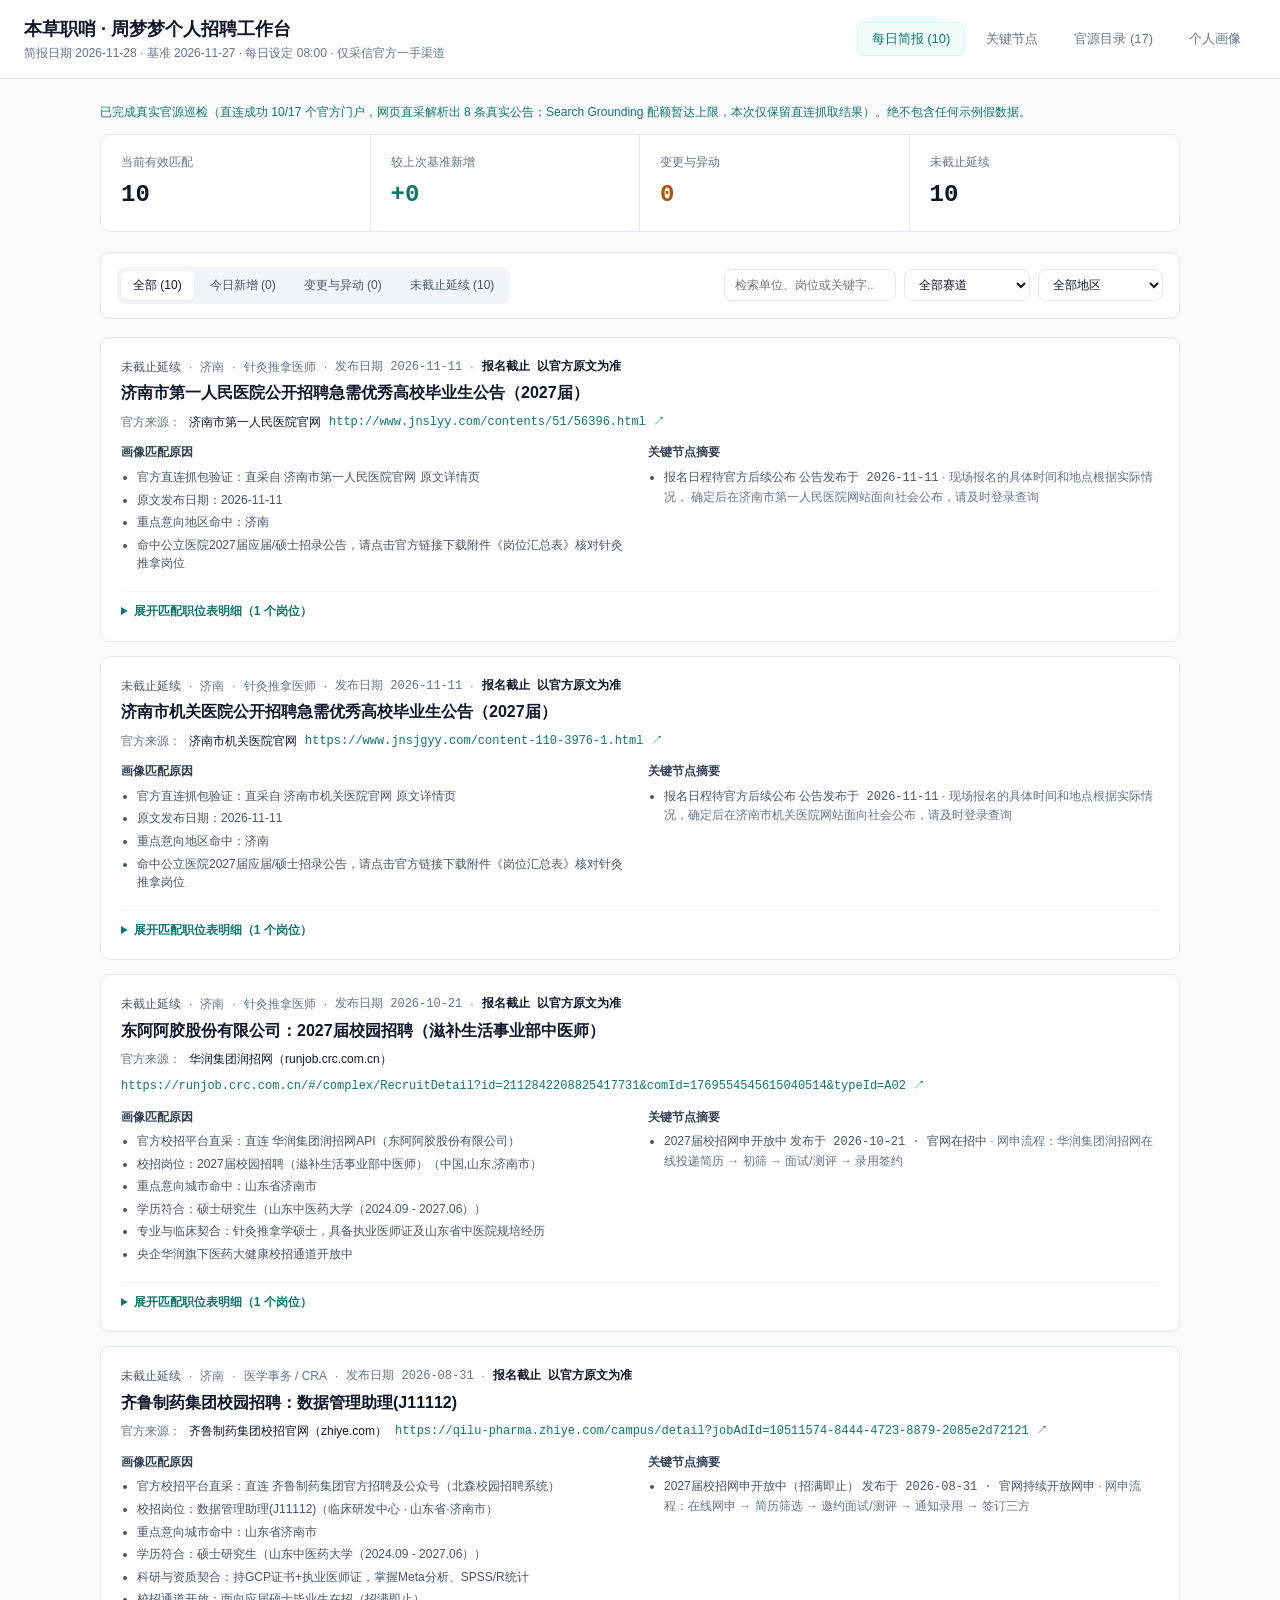
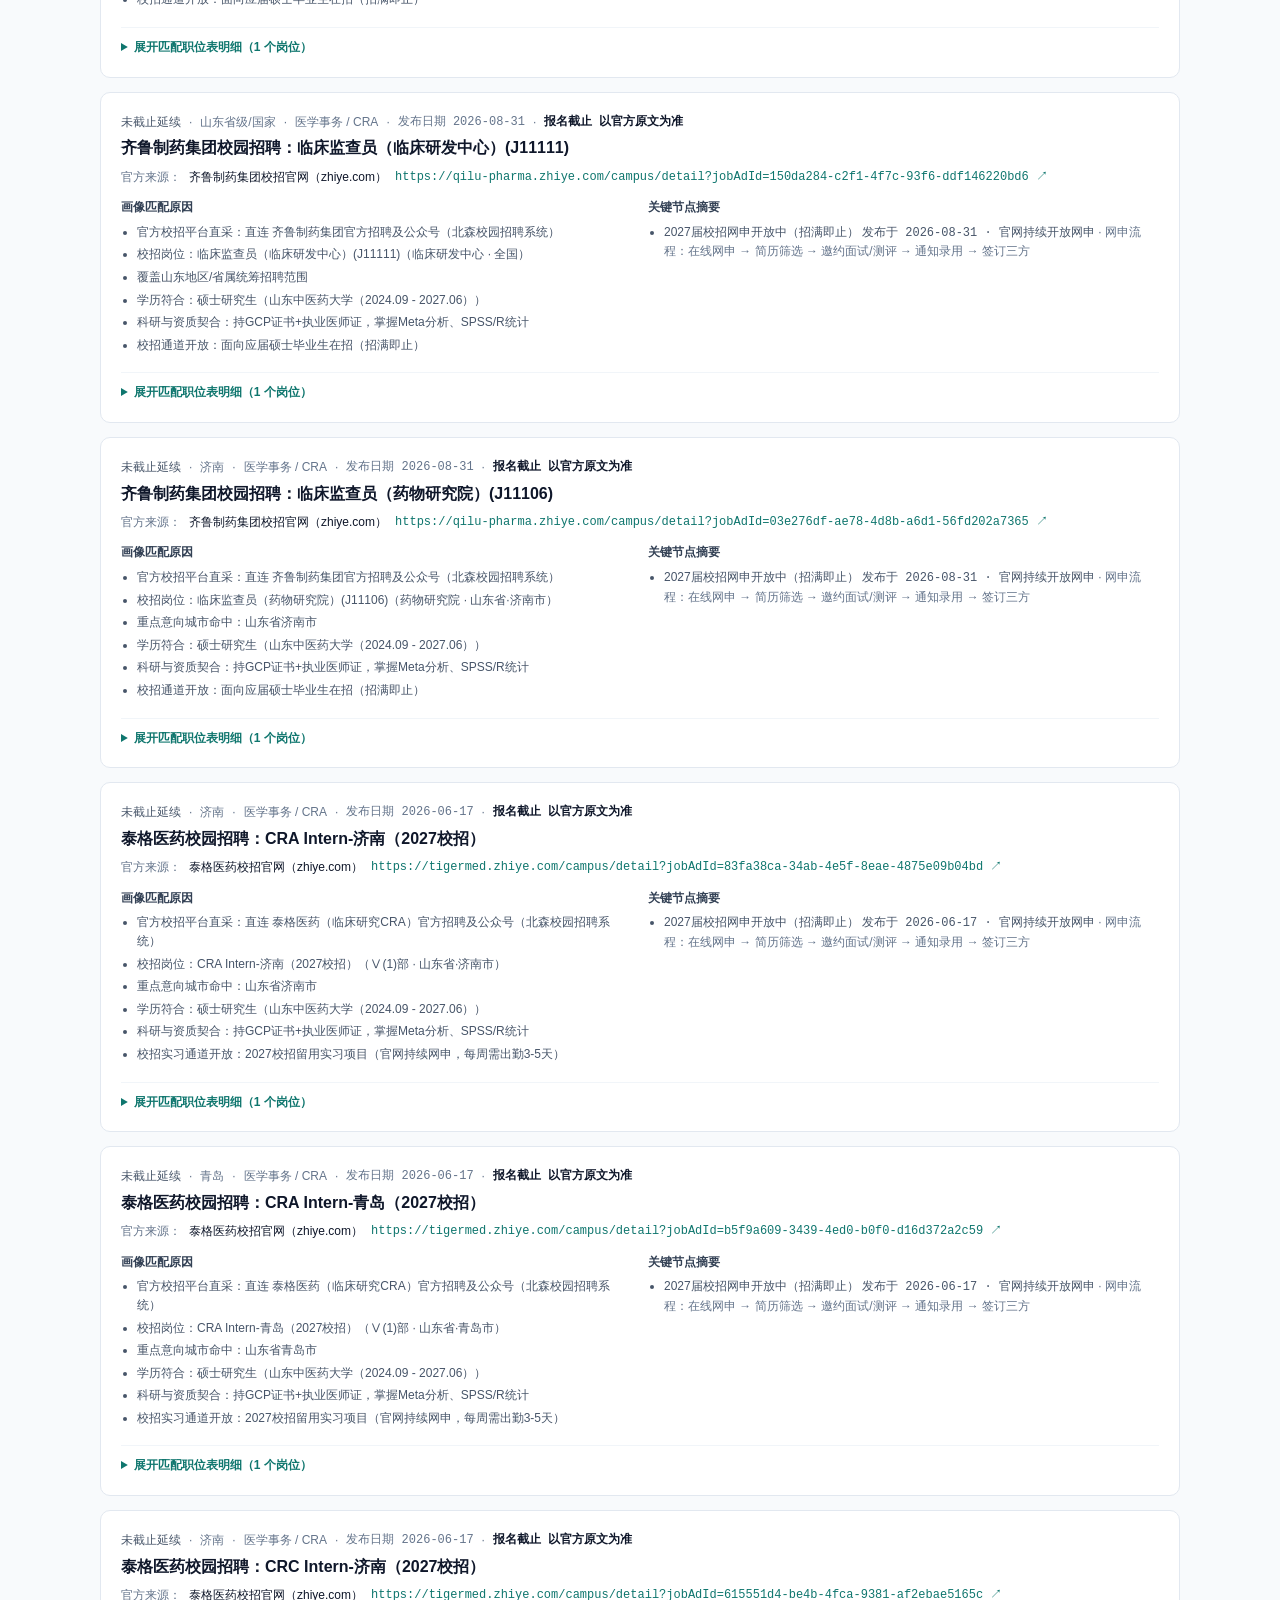
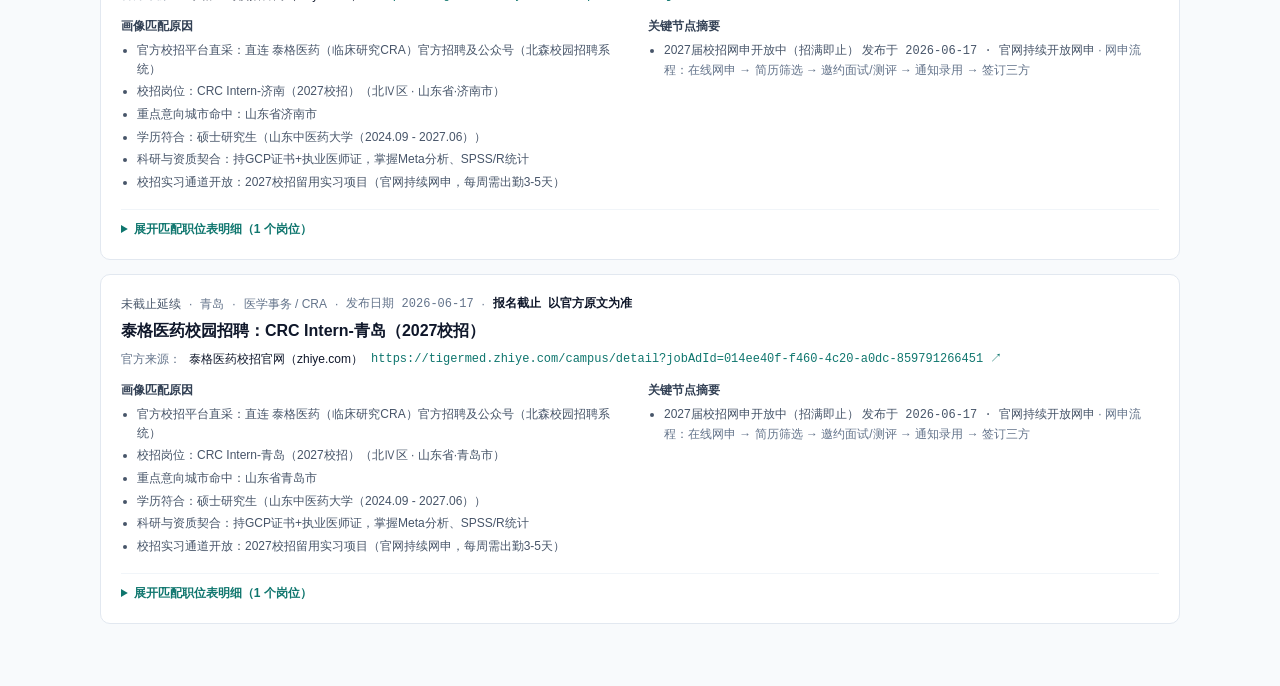
<file: docs/index.html>
<!doctype html>
<html lang="zh-CN">
<head>
  <meta charset="UTF-8" />
  <meta name="viewport" content="width=device-width, initial-scale=1.0" />
  <title>周梦梦 · 个人官方招聘工作台（2026-11-28）</title>
  <style>
    :root {
      --bg: #f8fafc;
      --surface: #ffffff;
      --border: #e2e8f0;
      --ink: #0f172a;
      --muted: #64748b;
      --accent: #0f766e;
      --accent-soft: #f0fdfa;
      --warn: #b45309;
      --warn-bg: #fffbeb;
      --warn-border: #fde68a;
    }
    * { box-sizing: border-box; }
    body {
      margin: 0;
      font-family: "PingFang SC", "Microsoft YaHei", -apple-system, BlinkMacSystemFont, sans-serif;
      background: var(--bg);
      color: var(--ink);
      line-height: 1.55;
    }
    .mono { font-family: ui-monospace, SFMono-Regular, Menlo, Monaco, Consolas, monospace; font-variant-numeric: tabular-nums; }
    .strong { font-weight: 600; color: var(--ink); }
    .muted { color: var(--muted); font-size: 12px; }
    .topbar {
      background: var(--surface);
      border-bottom: 1px solid var(--border);
      padding: 16px 24px;
      display: flex;
      flex-wrap: wrap;
      align-items: center;
      justify-content: space-between;
      gap: 16px;
    }
    .brand { font-size: 18px; font-weight: 700; }
    .nav-tabs { display: flex; flex-wrap: wrap; gap: 6px; }
    .tab-btn {
      border: 1px solid transparent;
      background: transparent;
      color: var(--muted);
      padding: 7px 14px;
      border-radius: 8px;
      font-size: 13px;
      font-weight: 500;
      cursor: pointer;
    }
    .tab-btn.active { background: var(--accent-soft); color: var(--accent); border-color: #ccfbf1; }
    .refresh-btn {
      border: none;
      background: var(--accent);
      color: #ffffff;
      padding: 7px 14px;
      border-radius: 8px;
      font-size: 12px;
      font-weight: 500;
      cursor: pointer;
      white-space: nowrap;
    }
    .refresh-btn:disabled { opacity: 0.6; cursor: wait; }
    .sync-note { font-size: 12px; color: var(--accent); margin-bottom: 12px; }
    .container { max-width: 1120px; margin: 0 auto; padding: 24px 20px 48px; }
    .kpi-grid {
      display: grid;
      grid-template-columns: repeat(4, 1fr);
      background: var(--surface);
      border: 1px solid var(--border);
      border-radius: 10px;
      margin-bottom: 20px;
    }
    .kpi-cell { padding: 18px 20px; border-right: 1px solid var(--border); }
    .kpi-cell:last-child { border-right: none; }
    .kpi-val { font-size: 24px; font-weight: 700; margin-top: 4px; }
    .toolbar {
      background: var(--surface);
      border: 1px solid var(--border);
      border-radius: 10px;
      padding: 14px 16px;
      display: flex;
      flex-wrap: wrap;
      align-items: center;
      justify-content: space-between;
      gap: 12px;
      margin-bottom: 18px;
    }
    .seg-group { display: inline-flex; gap: 4px; background: #f1f5f9; padding: 4px; border-radius: 8px; }
    .seg-btn {
      border: none;
      background: transparent;
      padding: 6px 12px;
      border-radius: 6px;
      font-size: 12px;
      font-weight: 500;
      color: #475569;
      cursor: pointer;
    }
    .seg-btn.active { background: var(--surface); color: var(--ink); box-shadow: 0 1px 2px rgba(0,0,0,0.06); }
    .filters { display: flex; flex-wrap: wrap; gap: 8px; }
    input, select {
      border: 1px solid var(--border);
      border-radius: 8px;
      padding: 7px 10px;
      font-size: 12px;
      background: var(--surface);
      color: var(--ink);
    }
    .card {
      background: var(--surface);
      border: 1px solid var(--border);
      border-radius: 10px;
      padding: 20px;
      margin-bottom: 14px;
    }
    .meta-line { display: flex; flex-wrap: wrap; gap: 8px; font-size: 12px; color: var(--muted); margin-bottom: 6px; }
    .status-warn { color: var(--warn); font-weight: 600; }
    .status-teal { color: var(--accent); font-weight: 600; }
    .status-muted { color: #475569; font-weight: 500; }
    h3 { margin: 0 0 8px; font-size: 16px; line-height: 1.4; }
    .source-line { font-size: 12px; margin-bottom: 12px; display: flex; flex-wrap: wrap; gap: 8px; }
    a { color: var(--accent); text-decoration: none; }
    a:hover { text-decoration: underline; }
    .alert-box {
      background: var(--warn-bg);
      border: 1px solid var(--warn-border);
      border-radius: 8px;
      padding: 10px 12px;
      font-size: 12px;
      color: #78350f;
      margin-bottom: 12px;
    }
    .two-col { display: grid; grid-template-columns: 1fr 1fr; gap: 16px; margin-top: 8px; }
    .subhead { font-size: 12px; font-weight: 600; color: #334155; margin-bottom: 6px; }
    .bullet-list { margin: 0; padding-left: 16px; font-size: 12px; color: #475569; }
    .bullet-list li { margin-bottom: 4px; }
    .pos-details { margin-top: 14px; border-top: 1px solid #f1f5f9; padding-top: 10px; }
    .pos-details summary { font-size: 12px; font-weight: 600; color: var(--accent); cursor: pointer; }
    table { width: 100%; border-collapse: collapse; margin-top: 10px; font-size: 12px; }
    th, td { text-align: left; padding: 9px 10px; border-bottom: 1px solid var(--border); vertical-align: top; }
    th { background: #f8fafc; color: #475569; font-weight: 600; }
    .num { text-align: right; }
    .panel { display: none; }
    .panel.active { display: block; }
    @media (max-width: 768px) {
      .kpi-grid { grid-template-columns: repeat(2, 1fr); }
      .two-col { grid-template-columns: 1fr; }
    }
    @media print {
      .toolbar, .nav-tabs { display: none !important; }
      .panel { display: block !important; margin-bottom: 24px; }
    }
  </style>
</head>
<body>
  <header class="topbar">
    <div>
      <div class="brand">本草职哨 · 周梦梦个人招聘工作台</div>
      <div id="headerMeta" class="muted">简报日期 2026-11-28 · 基准 2026-11-27 · 每日设定 08:00 · 仅采信官方一手渠道</div>
    </div>
    <div style="display:flex;flex-wrap:wrap;align-items:center;gap:10px;">
      <nav class="nav-tabs" aria-label="工作台视图">
        <button type="button" class="tab-btn active" data-view="briefing">每日简报 (10)</button>
        <button type="button" class="tab-btn" data-view="milestones">关键节点</button>
        <button type="button" class="tab-btn" data-view="sources">官源目录 (17)</button>
        <button type="button" class="tab-btn" data-view="profile">个人画像</button>
      </nav>
      
    </div>
  </header>

  <main class="container">
    <div id="syncStatusBar" class="sync-note">已完成真实官源巡检（直连成功 10/17 个官方门户，网页直采解析出 8 条真实公告；Search Grounding 配额暂达上限，本次仅保留直连抓取结果）。绝不包含任何示例假数据。</div>
    <section id="view-briefing" class="panel active">
      <div class="kpi-grid">
        <div class="kpi-cell"><div class="muted">当前有效匹配</div><div id="kpiTotal" class="kpi-val mono">10</div></div>
        <div class="kpi-cell"><div class="muted">较上次基准新增</div><div id="kpiNew" class="kpi-val mono" style="color:var(--accent)">+0</div></div>
        <div class="kpi-cell"><div class="muted">变更与异动</div><div id="kpiUpdated" class="kpi-val mono" style="color:var(--warn)">0</div></div>
        <div class="kpi-cell"><div class="muted">未截止延续</div><div id="kpiOpen" class="kpi-val mono">10</div></div>
      </div>

      <div class="toolbar">
        <div class="seg-group" role="group" aria-label="增量筛选">
          <button type="button" class="seg-btn active" data-diff="all">全部 (10)</button>
          <button type="button" class="seg-btn" data-diff="new">今日新增 (0)</button>
          <button type="button" class="seg-btn" data-diff="updated">变更与异动 (0)</button>
          <button type="button" class="seg-btn" data-diff="still_open">未截止延续 (10)</button>
        </div>
        <div class="filters">
          <input type="search" id="searchInput" placeholder="检索单位、岗位或关键字..." aria-label="关键词检索" />
          <select id="trackSelect" aria-label="赛道筛选">
            <option value="all">全部赛道</option>
            <option value="tcm_physician">针灸推拿医师</option>
            <option value="medical_cra">医学事务 / CRA</option>
          </select>
          <select id="regionSelect" aria-label="地区筛选">
            <option value="all">全部地区</option>
            <option value="济南">山东省济南市</option>
            <option value="青岛">山东省青岛市</option>
            <option value="山东省级/国家">山东省级 / 国家</option>
          </select>
        </div>
      </div>

      <div id="itemsContainer">
      <article class="card item-card" data-diff="still_open" data-track="tcm_physician" data-region="济南" data-search="济南市第一人民医院公开招聘急需优秀高校毕业生公告（2027届） 济南市第一人民医院 济南市第一人民医院官网 济南 官方直连抓包验证：直采自 济南市第一人民医院官网 原文详情页 原文发布日期：2026-11-11 重点意向地区命中：济南 命中公立医院2027届应届/硕士招录公告，请点击官方链接下载附件《岗位汇总表》核对针灸推拿岗位 医疗卫生高校毕业生 / 紧缺人才岗位（需核对原文附件） 济南市第一人民医院">
        <div class="meta-line">
          <span class="status-muted">未截止延续</span>
          <span>·</span>
          <span>济南</span>
          <span>·</span>
          <span>针灸推拿医师</span>
          <span>·</span>
          <span class="mono">发布日期 2026-11-11</span>
          <span>·</span>
          <span class="mono strong">报名截止 以官方原文为准</span>
        </div>
        <h3>济南市第一人民医院公开招聘急需优秀高校毕业生公告（2027届）</h3>
        <div class="source-line">
          <span class="muted">官方来源：</span>
          <span>济南市第一人民医院官网</span>
          <a href="http://www.jnslyy.com/contents/51/56396.html" target="_blank" rel="noopener noreferrer" class="mono">http://www.jnslyy.com/contents/51/56396.html ↗</a>
        </div>
        
        <div class="two-col">
          <div>
            <div class="subhead">画像匹配原因</div>
            <ul class="bullet-list"><li>官方直连抓包验证：直采自 济南市第一人民医院官网 原文详情页</li><li>原文发布日期：2026-11-11</li><li>重点意向地区命中：济南</li><li>命中公立医院2027届应届/硕士招录公告，请点击官方链接下载附件《岗位汇总表》核对针灸推拿岗位</li></ul>
          </div>
          <div>
            <div class="subhead">关键节点摘要</div>
            <ul class="bullet-list">
          <li>
            <span class="ms-label">报名日程待官方后续公布</span>
            <span class="mono">公告发布于 2026-11-11</span>
            <span class="muted"> · 现场报名的具体时间和地点根据实际情况， 确定后在济南市第一人民医院网站面向社会公布，请及时登录查询</span>
          </li></ul>
          </div>
        </div>
        <details class="pos-details">
          <summary>展开匹配职位表明细（1 个岗位）</summary>
          <table>
            <thead>
              <tr>
                <th>岗位 / 科室</th>
                <th class="num">人数</th>
                <th>学历与专业</th>
                <th>考核形式</th>
              </tr>
            </thead>
            <tbody>
          <tr>
            <td><strong>医疗卫生高校毕业生 / 紧缺人才岗位（需核对原文附件）</strong><div class="muted">济南市第一人民医院</div></td>
            <td class="mono num">1</td>
            <td>硕士研究生及以上<div class="muted">公告正文未单列全部分科，请打开原文附件职位表核对具体专业要求</div></td>
            <td>面试 / 考核（以原文为准）</td>
          </tr></tbody>
          </table>
        </details>
      </article>

      <article class="card item-card" data-diff="still_open" data-track="tcm_physician" data-region="济南" data-search="济南市机关医院公开招聘急需优秀高校毕业生公告（2027届） 济南市机关医院 济南市机关医院官网 济南 官方直连抓包验证：直采自 济南市机关医院官网 原文详情页 原文发布日期：2026-11-11 重点意向地区命中：济南 命中公立医院2027届应届/硕士招录公告，请点击官方链接下载附件《岗位汇总表》核对针灸推拿岗位 医疗卫生高校毕业生 / 紧缺人才岗位（需核对原文附件） 济南市机关医院">
        <div class="meta-line">
          <span class="status-muted">未截止延续</span>
          <span>·</span>
          <span>济南</span>
          <span>·</span>
          <span>针灸推拿医师</span>
          <span>·</span>
          <span class="mono">发布日期 2026-11-11</span>
          <span>·</span>
          <span class="mono strong">报名截止 以官方原文为准</span>
        </div>
        <h3>济南市机关医院公开招聘急需优秀高校毕业生公告（2027届）</h3>
        <div class="source-line">
          <span class="muted">官方来源：</span>
          <span>济南市机关医院官网</span>
          <a href="https://www.jnsjgyy.com/content-110-3976-1.html" target="_blank" rel="noopener noreferrer" class="mono">https://www.jnsjgyy.com/content-110-3976-1.html ↗</a>
        </div>
        
        <div class="two-col">
          <div>
            <div class="subhead">画像匹配原因</div>
            <ul class="bullet-list"><li>官方直连抓包验证：直采自 济南市机关医院官网 原文详情页</li><li>原文发布日期：2026-11-11</li><li>重点意向地区命中：济南</li><li>命中公立医院2027届应届/硕士招录公告，请点击官方链接下载附件《岗位汇总表》核对针灸推拿岗位</li></ul>
          </div>
          <div>
            <div class="subhead">关键节点摘要</div>
            <ul class="bullet-list">
          <li>
            <span class="ms-label">报名日程待官方后续公布</span>
            <span class="mono">公告发布于 2026-11-11</span>
            <span class="muted"> · 现场报名的具体时间和地点根据实际情况，确定后在济南市机关医院网站面向社会公布，请及时登录查询</span>
          </li></ul>
          </div>
        </div>
        <details class="pos-details">
          <summary>展开匹配职位表明细（1 个岗位）</summary>
          <table>
            <thead>
              <tr>
                <th>岗位 / 科室</th>
                <th class="num">人数</th>
                <th>学历与专业</th>
                <th>考核形式</th>
              </tr>
            </thead>
            <tbody>
          <tr>
            <td><strong>医疗卫生高校毕业生 / 紧缺人才岗位（需核对原文附件）</strong><div class="muted">济南市机关医院</div></td>
            <td class="mono num">1</td>
            <td>硕士研究生及以上<div class="muted">公告正文未单列全部分科，请打开原文附件职位表核对具体专业要求</div></td>
            <td>面试 / 考核（以原文为准）</td>
          </tr></tbody>
          </table>
        </details>
      </article>

      <article class="card item-card" data-diff="still_open" data-track="tcm_physician" data-region="济南" data-search="东阿阿胶股份有限公司：2027届校园招聘（滋补生活事业部中医师） 东阿阿胶股份有限公司 华润集团润招网（runjob.crc.com.cn） 济南 官方校招平台直采：直连 华润集团润招网api（东阿阿胶股份有限公司） 校招岗位：2027届校园招聘（滋补生活事业部中医师）（中国,山东,济南市） 重点意向城市命中：山东省济南市 学历符合：硕士研究生（山东中医药大学（2024.09 - 2027.06）） 专业与临床契合：针灸推拿学硕士，具备执业医师证及山东省中医院规培经历 央企华润旗下医药大健康校招通道开放中 2027届校园招聘（滋补生活事业部中医师） 东阿阿胶股份有限公司 · 中国,山东,济南市">
        <div class="meta-line">
          <span class="status-muted">未截止延续</span>
          <span>·</span>
          <span>济南</span>
          <span>·</span>
          <span>针灸推拿医师</span>
          <span>·</span>
          <span class="mono">发布日期 2026-10-21</span>
          <span>·</span>
          <span class="mono strong">报名截止 以官方原文为准</span>
        </div>
        <h3>东阿阿胶股份有限公司：2027届校园招聘（滋补生活事业部中医师）</h3>
        <div class="source-line">
          <span class="muted">官方来源：</span>
          <span>华润集团润招网（runjob.crc.com.cn）</span>
          <a href="https://runjob.crc.com.cn/#/complex/RecruitDetail?id=2112842208825417731&amp;comId=1769554545615040514&amp;typeId=A02" target="_blank" rel="noopener noreferrer" class="mono">https://runjob.crc.com.cn/#/complex/RecruitDetail?id=2112842208825417731&amp;comId=1769554545615040514&amp;typeId=A02 ↗</a>
        </div>
        
        <div class="two-col">
          <div>
            <div class="subhead">画像匹配原因</div>
            <ul class="bullet-list"><li>官方校招平台直采：直连 华润集团润招网API（东阿阿胶股份有限公司）</li><li>校招岗位：2027届校园招聘（滋补生活事业部中医师）（中国,山东,济南市）</li><li>重点意向城市命中：山东省济南市</li><li>学历符合：硕士研究生（山东中医药大学（2024.09 - 2027.06））</li><li>专业与临床契合：针灸推拿学硕士，具备执业医师证及山东省中医院规培经历</li><li>央企华润旗下医药大健康校招通道开放中</li></ul>
          </div>
          <div>
            <div class="subhead">关键节点摘要</div>
            <ul class="bullet-list">
          <li>
            <span class="ms-label">2027届校招网申开放中</span>
            <span class="mono">发布于 2026-10-21 · 官网在招中</span>
            <span class="muted"> · 网申流程：华润集团润招网在线投递简历 → 初筛 → 面试/测评 → 录用签约</span>
          </li></ul>
          </div>
        </div>
        <details class="pos-details">
          <summary>展开匹配职位表明细（1 个岗位）</summary>
          <table>
            <thead>
              <tr>
                <th>岗位 / 科室</th>
                <th class="num">人数</th>
                <th>学历与专业</th>
                <th>考核形式</th>
              </tr>
            </thead>
            <tbody>
          <tr>
            <td><strong>2027届校园招聘（滋补生活事业部中医师）</strong><div class="muted">东阿阿胶股份有限公司 · 中国,山东,济南市</div></td>
            <td class="mono num">1</td>
            <td>本科及以上<div class="muted">1、熟练掌握中医四诊（望、闻、问、切）及辨证论治技能，能独立完成常见病、多发病的诊疗； 2、熟悉中药方剂配伍原则，具备个性化处方设计能力； 3、了解中医体质辨识、治未病理念及慢性病管理方法； 4、掌握针灸、推拿、拔罐等中</div></td>
            <td>网申 + 简历筛选 + 面试</td>
          </tr></tbody>
          </table>
        </details>
      </article>

      <article class="card item-card" data-diff="still_open" data-track="medical_cra" data-region="济南" data-search="齐鲁制药集团校园招聘：数据管理助理(j11112) 齐鲁制药集团 齐鲁制药集团校招官网（zhiye.com） 济南 官方校招平台直采：直连 齐鲁制药集团官方招聘及公众号（北森校园招聘系统） 校招岗位：数据管理助理(j11112)（临床研发中心 · 山东省·济南市） 重点意向城市命中：山东省济南市 学历符合：硕士研究生（山东中医药大学（2024.09 - 2027.06）） 科研与资质契合：持gcp证书+执业医师证，掌握meta分析、spss/r统计 校招通道开放：面向应届硕士毕业生在招（招满即止） 数据管理助理(j11112) 临床研发中心 · 山东省·济南市">
        <div class="meta-line">
          <span class="status-muted">未截止延续</span>
          <span>·</span>
          <span>济南</span>
          <span>·</span>
          <span>医学事务 / CRA</span>
          <span>·</span>
          <span class="mono">发布日期 2026-08-31</span>
          <span>·</span>
          <span class="mono strong">报名截止 以官方原文为准</span>
        </div>
        <h3>齐鲁制药集团校园招聘：数据管理助理(J11112)</h3>
        <div class="source-line">
          <span class="muted">官方来源：</span>
          <span>齐鲁制药集团校招官网（zhiye.com）</span>
          <a href="https://qilu-pharma.zhiye.com/campus/detail?jobAdId=10511574-8444-4723-8879-2085e2d72121" target="_blank" rel="noopener noreferrer" class="mono">https://qilu-pharma.zhiye.com/campus/detail?jobAdId=10511574-8444-4723-8879-2085e2d72121 ↗</a>
        </div>
        
        <div class="two-col">
          <div>
            <div class="subhead">画像匹配原因</div>
            <ul class="bullet-list"><li>官方校招平台直采：直连 齐鲁制药集团官方招聘及公众号（北森校园招聘系统）</li><li>校招岗位：数据管理助理(J11112)（临床研发中心 · 山东省·济南市）</li><li>重点意向城市命中：山东省济南市</li><li>学历符合：硕士研究生（山东中医药大学（2024.09 - 2027.06））</li><li>科研与资质契合：持GCP证书+执业医师证，掌握Meta分析、SPSS/R统计</li><li>校招通道开放：面向应届硕士毕业生在招（招满即止）</li></ul>
          </div>
          <div>
            <div class="subhead">关键节点摘要</div>
            <ul class="bullet-list">
          <li>
            <span class="ms-label">2027届校招网申开放中（招满即止）</span>
            <span class="mono">发布于 2026-08-31 · 官网持续开放网申</span>
            <span class="muted"> · 网申流程：在线网申 → 简历筛选 → 邀约面试/测评 → 通知录用 → 签订三方</span>
          </li></ul>
          </div>
        </div>
        <details class="pos-details">
          <summary>展开匹配职位表明细（1 个岗位）</summary>
          <table>
            <thead>
              <tr>
                <th>岗位 / 科室</th>
                <th class="num">人数</th>
                <th>学历与专业</th>
                <th>考核形式</th>
              </tr>
            </thead>
            <tbody>
          <tr>
            <td><strong>数据管理助理(J11112)</strong><div class="muted">临床研发中心 · 山东省·济南市</div></td>
            <td class="mono num">1</td>
            <td>硕士研究生<div class="muted">1、教育背景：临床医学、临床药学及相关专业，海外留学背景优先； 2、专业知识：对临床试验有一定了解； 3、通用能力：沟通表达能力、抗压能力、创新能力等。</div></td>
            <td>网申 + 简历筛选 + 面试/测评</td>
          </tr></tbody>
          </table>
        </details>
      </article>

      <article class="card item-card" data-diff="still_open" data-track="medical_cra" data-region="山东省级/国家" data-search="齐鲁制药集团校园招聘：临床监查员（临床研发中心）(j11111) 齐鲁制药集团 齐鲁制药集团校招官网（zhiye.com） 山东省级/国家 官方校招平台直采：直连 齐鲁制药集团官方招聘及公众号（北森校园招聘系统） 校招岗位：临床监查员（临床研发中心）(j11111)（临床研发中心 · 全国） 覆盖山东地区/省属统筹招聘范围 学历符合：硕士研究生（山东中医药大学（2024.09 - 2027.06）） 科研与资质契合：持gcp证书+执业医师证，掌握meta分析、spss/r统计 校招通道开放：面向应届硕士毕业生在招（招满即止） 临床监查员（临床研发中心）(j11111) 临床研发中心 · 全国">
        <div class="meta-line">
          <span class="status-muted">未截止延续</span>
          <span>·</span>
          <span>山东省级/国家</span>
          <span>·</span>
          <span>医学事务 / CRA</span>
          <span>·</span>
          <span class="mono">发布日期 2026-08-31</span>
          <span>·</span>
          <span class="mono strong">报名截止 以官方原文为准</span>
        </div>
        <h3>齐鲁制药集团校园招聘：临床监查员（临床研发中心）(J11111)</h3>
        <div class="source-line">
          <span class="muted">官方来源：</span>
          <span>齐鲁制药集团校招官网（zhiye.com）</span>
          <a href="https://qilu-pharma.zhiye.com/campus/detail?jobAdId=150da284-c2f1-4f7c-93f6-ddf146220bd6" target="_blank" rel="noopener noreferrer" class="mono">https://qilu-pharma.zhiye.com/campus/detail?jobAdId=150da284-c2f1-4f7c-93f6-ddf146220bd6 ↗</a>
        </div>
        
        <div class="two-col">
          <div>
            <div class="subhead">画像匹配原因</div>
            <ul class="bullet-list"><li>官方校招平台直采：直连 齐鲁制药集团官方招聘及公众号（北森校园招聘系统）</li><li>校招岗位：临床监查员（临床研发中心）(J11111)（临床研发中心 · 全国）</li><li>覆盖山东地区/省属统筹招聘范围</li><li>学历符合：硕士研究生（山东中医药大学（2024.09 - 2027.06））</li><li>科研与资质契合：持GCP证书+执业医师证，掌握Meta分析、SPSS/R统计</li><li>校招通道开放：面向应届硕士毕业生在招（招满即止）</li></ul>
          </div>
          <div>
            <div class="subhead">关键节点摘要</div>
            <ul class="bullet-list">
          <li>
            <span class="ms-label">2027届校招网申开放中（招满即止）</span>
            <span class="mono">发布于 2026-08-31 · 官网持续开放网申</span>
            <span class="muted"> · 网申流程：在线网申 → 简历筛选 → 邀约面试/测评 → 通知录用 → 签订三方</span>
          </li></ul>
          </div>
        </div>
        <details class="pos-details">
          <summary>展开匹配职位表明细（1 个岗位）</summary>
          <table>
            <thead>
              <tr>
                <th>岗位 / 科室</th>
                <th class="num">人数</th>
                <th>学历与专业</th>
                <th>考核形式</th>
              </tr>
            </thead>
            <tbody>
          <tr>
            <td><strong>临床监查员（临床研发中心）(J11111)</strong><div class="muted">临床研发中心 · 全国</div></td>
            <td class="mono num">1</td>
            <td>硕士研究生<div class="muted">1、医药相关专业硕士学历，海外留学背景优先； 2、了解临床试验行业相关法律法规；了解GCP机构运作模式；了解监查员工作性质及监查流程； 3、英语四级以上，熟练掌握办公软件； 4、沟通协作能力强，接受出差。</div></td>
            <td>网申 + 简历筛选 + 面试/测评</td>
          </tr></tbody>
          </table>
        </details>
      </article>

      <article class="card item-card" data-diff="still_open" data-track="medical_cra" data-region="济南" data-search="齐鲁制药集团校园招聘：临床监查员（药物研究院）(j11106) 齐鲁制药集团 齐鲁制药集团校招官网（zhiye.com） 济南 官方校招平台直采：直连 齐鲁制药集团官方招聘及公众号（北森校园招聘系统） 校招岗位：临床监查员（药物研究院）(j11106)（药物研究院 · 山东省·济南市） 重点意向城市命中：山东省济南市 学历符合：硕士研究生（山东中医药大学（2024.09 - 2027.06）） 科研与资质契合：持gcp证书+执业医师证，掌握meta分析、spss/r统计 校招通道开放：面向应届硕士毕业生在招（招满即止） 临床监查员（药物研究院）(j11106) 药物研究院 · 山东省·济南市">
        <div class="meta-line">
          <span class="status-muted">未截止延续</span>
          <span>·</span>
          <span>济南</span>
          <span>·</span>
          <span>医学事务 / CRA</span>
          <span>·</span>
          <span class="mono">发布日期 2026-08-31</span>
          <span>·</span>
          <span class="mono strong">报名截止 以官方原文为准</span>
        </div>
        <h3>齐鲁制药集团校园招聘：临床监查员（药物研究院）(J11106)</h3>
        <div class="source-line">
          <span class="muted">官方来源：</span>
          <span>齐鲁制药集团校招官网（zhiye.com）</span>
          <a href="https://qilu-pharma.zhiye.com/campus/detail?jobAdId=03e276df-ae78-4d8b-a6d1-56fd202a7365" target="_blank" rel="noopener noreferrer" class="mono">https://qilu-pharma.zhiye.com/campus/detail?jobAdId=03e276df-ae78-4d8b-a6d1-56fd202a7365 ↗</a>
        </div>
        
        <div class="two-col">
          <div>
            <div class="subhead">画像匹配原因</div>
            <ul class="bullet-list"><li>官方校招平台直采：直连 齐鲁制药集团官方招聘及公众号（北森校园招聘系统）</li><li>校招岗位：临床监查员（药物研究院）(J11106)（药物研究院 · 山东省·济南市）</li><li>重点意向城市命中：山东省济南市</li><li>学历符合：硕士研究生（山东中医药大学（2024.09 - 2027.06））</li><li>科研与资质契合：持GCP证书+执业医师证，掌握Meta分析、SPSS/R统计</li><li>校招通道开放：面向应届硕士毕业生在招（招满即止）</li></ul>
          </div>
          <div>
            <div class="subhead">关键节点摘要</div>
            <ul class="bullet-list">
          <li>
            <span class="ms-label">2027届校招网申开放中（招满即止）</span>
            <span class="mono">发布于 2026-08-31 · 官网持续开放网申</span>
            <span class="muted"> · 网申流程：在线网申 → 简历筛选 → 邀约面试/测评 → 通知录用 → 签订三方</span>
          </li></ul>
          </div>
        </div>
        <details class="pos-details">
          <summary>展开匹配职位表明细（1 个岗位）</summary>
          <table>
            <thead>
              <tr>
                <th>岗位 / 科室</th>
                <th class="num">人数</th>
                <th>学历与专业</th>
                <th>考核形式</th>
              </tr>
            </thead>
            <tbody>
          <tr>
            <td><strong>临床监查员（药物研究院）(J11106)</strong><div class="muted">药物研究院 · 山东省·济南市</div></td>
            <td class="mono num">1</td>
            <td>硕士研究生<div class="muted">1、硕士学历，临床医学、药学、护理学、公共卫生、生物统计学等相关专业 2、知识技能：了解GCP及相关法规，英语CET-4及以上（能阅读英文方案）； 3、能力素质：沟通协调能力强，逻辑清晰，责任心强，抗压能力强，能适应较高</div></td>
            <td>网申 + 简历筛选 + 面试/测评</td>
          </tr></tbody>
          </table>
        </details>
      </article>

      <article class="card item-card" data-diff="still_open" data-track="medical_cra" data-region="济南" data-search="泰格医药校园招聘：cra intern-济南（2027校招） 泰格医药 泰格医药校招官网（zhiye.com） 济南 官方校招平台直采：直连 泰格医药（临床研究cra）官方招聘及公众号（北森校园招聘系统） 校招岗位：cra intern-济南（2027校招）（ⅴ(1)部 · 山东省·济南市） 重点意向城市命中：山东省济南市 学历符合：硕士研究生（山东中医药大学（2024.09 - 2027.06）） 科研与资质契合：持gcp证书+执业医师证，掌握meta分析、spss/r统计 校招实习通道开放：2027校招留用实习项目（官网持续网申，每周需出勤3-5天） cra intern-济南（2027校招） ⅴ(1)部 · 山东省·济南市">
        <div class="meta-line">
          <span class="status-muted">未截止延续</span>
          <span>·</span>
          <span>济南</span>
          <span>·</span>
          <span>医学事务 / CRA</span>
          <span>·</span>
          <span class="mono">发布日期 2026-06-17</span>
          <span>·</span>
          <span class="mono strong">报名截止 以官方原文为准</span>
        </div>
        <h3>泰格医药校园招聘：CRA Intern-济南（2027校招）</h3>
        <div class="source-line">
          <span class="muted">官方来源：</span>
          <span>泰格医药校招官网（zhiye.com）</span>
          <a href="https://tigermed.zhiye.com/campus/detail?jobAdId=83fa38ca-34ab-4e5f-8eae-4875e09b04bd" target="_blank" rel="noopener noreferrer" class="mono">https://tigermed.zhiye.com/campus/detail?jobAdId=83fa38ca-34ab-4e5f-8eae-4875e09b04bd ↗</a>
        </div>
        
        <div class="two-col">
          <div>
            <div class="subhead">画像匹配原因</div>
            <ul class="bullet-list"><li>官方校招平台直采：直连 泰格医药（临床研究CRA）官方招聘及公众号（北森校园招聘系统）</li><li>校招岗位：CRA Intern-济南（2027校招）（Ⅴ(1)部 · 山东省·济南市）</li><li>重点意向城市命中：山东省济南市</li><li>学历符合：硕士研究生（山东中医药大学（2024.09 - 2027.06））</li><li>科研与资质契合：持GCP证书+执业医师证，掌握Meta分析、SPSS/R统计</li><li>校招实习通道开放：2027校招留用实习项目（官网持续网申，每周需出勤3-5天）</li></ul>
          </div>
          <div>
            <div class="subhead">关键节点摘要</div>
            <ul class="bullet-list">
          <li>
            <span class="ms-label">2027届校招网申开放中（招满即止）</span>
            <span class="mono">发布于 2026-06-17 · 官网持续开放网申</span>
            <span class="muted"> · 网申流程：在线网申 → 简历筛选 → 邀约面试/测评 → 通知录用 → 签订三方</span>
          </li></ul>
          </div>
        </div>
        <details class="pos-details">
          <summary>展开匹配职位表明细（1 个岗位）</summary>
          <table>
            <thead>
              <tr>
                <th>岗位 / 科室</th>
                <th class="num">人数</th>
                <th>学历与专业</th>
                <th>考核形式</th>
              </tr>
            </thead>
            <tbody>
          <tr>
            <td><strong>CRA Intern-济南（2027校招）</strong><div class="muted">Ⅴ(1)部 · 山东省·济南市</div></td>
            <td class="mono num">1</td>
            <td>本科及以上<div class="muted">1、药学、临床药学、临床医学等医药相关专业本科及以上学历； 2、CET4，具有良好的英文读写能力； 3、拥有良好的人际交往能力，善于沟通及自我表达； 4、对工作负责，工作中做到细心、耐心，具有吃苦耐劳的精神及团队意识；</div></td>
            <td>网申 + 面试 + 实习转正考核</td>
          </tr></tbody>
          </table>
        </details>
      </article>

      <article class="card item-card" data-diff="still_open" data-track="medical_cra" data-region="青岛" data-search="泰格医药校园招聘：cra intern-青岛（2027校招） 泰格医药 泰格医药校招官网（zhiye.com） 青岛 官方校招平台直采：直连 泰格医药（临床研究cra）官方招聘及公众号（北森校园招聘系统） 校招岗位：cra intern-青岛（2027校招）（ⅴ(1)部 · 山东省·青岛市） 重点意向城市命中：山东省青岛市 学历符合：硕士研究生（山东中医药大学（2024.09 - 2027.06）） 科研与资质契合：持gcp证书+执业医师证，掌握meta分析、spss/r统计 校招实习通道开放：2027校招留用实习项目（官网持续网申，每周需出勤3-5天） cra intern-青岛（2027校招） ⅴ(1)部 · 山东省·青岛市">
        <div class="meta-line">
          <span class="status-muted">未截止延续</span>
          <span>·</span>
          <span>青岛</span>
          <span>·</span>
          <span>医学事务 / CRA</span>
          <span>·</span>
          <span class="mono">发布日期 2026-06-17</span>
          <span>·</span>
          <span class="mono strong">报名截止 以官方原文为准</span>
        </div>
        <h3>泰格医药校园招聘：CRA Intern-青岛（2027校招）</h3>
        <div class="source-line">
          <span class="muted">官方来源：</span>
          <span>泰格医药校招官网（zhiye.com）</span>
          <a href="https://tigermed.zhiye.com/campus/detail?jobAdId=b5f9a609-3439-4ed0-b0f0-d16d372a2c59" target="_blank" rel="noopener noreferrer" class="mono">https://tigermed.zhiye.com/campus/detail?jobAdId=b5f9a609-3439-4ed0-b0f0-d16d372a2c59 ↗</a>
        </div>
        
        <div class="two-col">
          <div>
            <div class="subhead">画像匹配原因</div>
            <ul class="bullet-list"><li>官方校招平台直采：直连 泰格医药（临床研究CRA）官方招聘及公众号（北森校园招聘系统）</li><li>校招岗位：CRA Intern-青岛（2027校招）（Ⅴ(1)部 · 山东省·青岛市）</li><li>重点意向城市命中：山东省青岛市</li><li>学历符合：硕士研究生（山东中医药大学（2024.09 - 2027.06））</li><li>科研与资质契合：持GCP证书+执业医师证，掌握Meta分析、SPSS/R统计</li><li>校招实习通道开放：2027校招留用实习项目（官网持续网申，每周需出勤3-5天）</li></ul>
          </div>
          <div>
            <div class="subhead">关键节点摘要</div>
            <ul class="bullet-list">
          <li>
            <span class="ms-label">2027届校招网申开放中（招满即止）</span>
            <span class="mono">发布于 2026-06-17 · 官网持续开放网申</span>
            <span class="muted"> · 网申流程：在线网申 → 简历筛选 → 邀约面试/测评 → 通知录用 → 签订三方</span>
          </li></ul>
          </div>
        </div>
        <details class="pos-details">
          <summary>展开匹配职位表明细（1 个岗位）</summary>
          <table>
            <thead>
              <tr>
                <th>岗位 / 科室</th>
                <th class="num">人数</th>
                <th>学历与专业</th>
                <th>考核形式</th>
              </tr>
            </thead>
            <tbody>
          <tr>
            <td><strong>CRA Intern-青岛（2027校招）</strong><div class="muted">Ⅴ(1)部 · 山东省·青岛市</div></td>
            <td class="mono num">1</td>
            <td>本科及以上<div class="muted">1、药学、临床药学、临床医学等医药相关专业本科及以上学历； 2、具有良好的英文读写能力； 3、拥有良好的人际交往能力，善于沟通及自我表达； 4、对工作负责，工作中做到细心、耐心，具有吃苦耐劳的精神及团队意识； 5、每周可</div></td>
            <td>网申 + 面试 + 实习转正考核</td>
          </tr></tbody>
          </table>
        </details>
      </article>

      <article class="card item-card" data-diff="still_open" data-track="medical_cra" data-region="济南" data-search="泰格医药校园招聘：crc intern-济南（2027校招） 泰格医药 泰格医药校招官网（zhiye.com） 济南 官方校招平台直采：直连 泰格医药（临床研究cra）官方招聘及公众号（北森校园招聘系统） 校招岗位：crc intern-济南（2027校招）（北ⅳ区 · 山东省·济南市） 重点意向城市命中：山东省济南市 学历符合：硕士研究生（山东中医药大学（2024.09 - 2027.06）） 科研与资质契合：持gcp证书+执业医师证，掌握meta分析、spss/r统计 校招实习通道开放：2027校招留用实习项目（官网持续网申，每周需出勤3-5天） crc intern-济南（2027校招） 北ⅳ区 · 山东省·济南市">
        <div class="meta-line">
          <span class="status-muted">未截止延续</span>
          <span>·</span>
          <span>济南</span>
          <span>·</span>
          <span>医学事务 / CRA</span>
          <span>·</span>
          <span class="mono">发布日期 2026-06-17</span>
          <span>·</span>
          <span class="mono strong">报名截止 以官方原文为准</span>
        </div>
        <h3>泰格医药校园招聘：CRC Intern-济南（2027校招）</h3>
        <div class="source-line">
          <span class="muted">官方来源：</span>
          <span>泰格医药校招官网（zhiye.com）</span>
          <a href="https://tigermed.zhiye.com/campus/detail?jobAdId=615551d4-be4b-4fca-9381-af2ebae5165c" target="_blank" rel="noopener noreferrer" class="mono">https://tigermed.zhiye.com/campus/detail?jobAdId=615551d4-be4b-4fca-9381-af2ebae5165c ↗</a>
        </div>
        
        <div class="two-col">
          <div>
            <div class="subhead">画像匹配原因</div>
            <ul class="bullet-list"><li>官方校招平台直采：直连 泰格医药（临床研究CRA）官方招聘及公众号（北森校园招聘系统）</li><li>校招岗位：CRC Intern-济南（2027校招）（北Ⅳ区 · 山东省·济南市）</li><li>重点意向城市命中：山东省济南市</li><li>学历符合：硕士研究生（山东中医药大学（2024.09 - 2027.06））</li><li>科研与资质契合：持GCP证书+执业医师证，掌握Meta分析、SPSS/R统计</li><li>校招实习通道开放：2027校招留用实习项目（官网持续网申，每周需出勤3-5天）</li></ul>
          </div>
          <div>
            <div class="subhead">关键节点摘要</div>
            <ul class="bullet-list">
          <li>
            <span class="ms-label">2027届校招网申开放中（招满即止）</span>
            <span class="mono">发布于 2026-06-17 · 官网持续开放网申</span>
            <span class="muted"> · 网申流程：在线网申 → 简历筛选 → 邀约面试/测评 → 通知录用 → 签订三方</span>
          </li></ul>
          </div>
        </div>
        <details class="pos-details">
          <summary>展开匹配职位表明细（1 个岗位）</summary>
          <table>
            <thead>
              <tr>
                <th>岗位 / 科室</th>
                <th class="num">人数</th>
                <th>学历与专业</th>
                <th>考核形式</th>
              </tr>
            </thead>
            <tbody>
          <tr>
            <td><strong>CRC Intern-济南（2027校招）</strong><div class="muted">北Ⅳ区 · 山东省·济南市</div></td>
            <td class="mono num">1</td>
            <td>本科及以上<div class="muted">1、药学、护理学、临床医学等医药相关专业，本科及以上学历； 2、英语CET4及以上，具有英文书写能力； 3、拥有良好的人际交往能力，善于沟通及自我表达； 4、对工作负责，工作中做到细心、耐心，具有吃苦耐劳的精神及团队意识</div></td>
            <td>网申 + 面试 + 实习转正考核</td>
          </tr></tbody>
          </table>
        </details>
      </article>

      <article class="card item-card" data-diff="still_open" data-track="medical_cra" data-region="青岛" data-search="泰格医药校园招聘：crc intern-青岛（2027校招） 泰格医药 泰格医药校招官网（zhiye.com） 青岛 官方校招平台直采：直连 泰格医药（临床研究cra）官方招聘及公众号（北森校园招聘系统） 校招岗位：crc intern-青岛（2027校招）（北ⅳ区 · 山东省·青岛市） 重点意向城市命中：山东省青岛市 学历符合：硕士研究生（山东中医药大学（2024.09 - 2027.06）） 科研与资质契合：持gcp证书+执业医师证，掌握meta分析、spss/r统计 校招实习通道开放：2027校招留用实习项目（官网持续网申，每周需出勤3-5天） crc intern-青岛（2027校招） 北ⅳ区 · 山东省·青岛市">
        <div class="meta-line">
          <span class="status-muted">未截止延续</span>
          <span>·</span>
          <span>青岛</span>
          <span>·</span>
          <span>医学事务 / CRA</span>
          <span>·</span>
          <span class="mono">发布日期 2026-06-17</span>
          <span>·</span>
          <span class="mono strong">报名截止 以官方原文为准</span>
        </div>
        <h3>泰格医药校园招聘：CRC Intern-青岛（2027校招）</h3>
        <div class="source-line">
          <span class="muted">官方来源：</span>
          <span>泰格医药校招官网（zhiye.com）</span>
          <a href="https://tigermed.zhiye.com/campus/detail?jobAdId=014ee40f-f460-4c20-a0dc-859791266451" target="_blank" rel="noopener noreferrer" class="mono">https://tigermed.zhiye.com/campus/detail?jobAdId=014ee40f-f460-4c20-a0dc-859791266451 ↗</a>
        </div>
        
        <div class="two-col">
          <div>
            <div class="subhead">画像匹配原因</div>
            <ul class="bullet-list"><li>官方校招平台直采：直连 泰格医药（临床研究CRA）官方招聘及公众号（北森校园招聘系统）</li><li>校招岗位：CRC Intern-青岛（2027校招）（北Ⅳ区 · 山东省·青岛市）</li><li>重点意向城市命中：山东省青岛市</li><li>学历符合：硕士研究生（山东中医药大学（2024.09 - 2027.06））</li><li>科研与资质契合：持GCP证书+执业医师证，掌握Meta分析、SPSS/R统计</li><li>校招实习通道开放：2027校招留用实习项目（官网持续网申，每周需出勤3-5天）</li></ul>
          </div>
          <div>
            <div class="subhead">关键节点摘要</div>
            <ul class="bullet-list">
          <li>
            <span class="ms-label">2027届校招网申开放中（招满即止）</span>
            <span class="mono">发布于 2026-06-17 · 官网持续开放网申</span>
            <span class="muted"> · 网申流程：在线网申 → 简历筛选 → 邀约面试/测评 → 通知录用 → 签订三方</span>
          </li></ul>
          </div>
        </div>
        <details class="pos-details">
          <summary>展开匹配职位表明细（1 个岗位）</summary>
          <table>
            <thead>
              <tr>
                <th>岗位 / 科室</th>
                <th class="num">人数</th>
                <th>学历与专业</th>
                <th>考核形式</th>
              </tr>
            </thead>
            <tbody>
          <tr>
            <td><strong>CRC Intern-青岛（2027校招）</strong><div class="muted">北Ⅳ区 · 山东省·青岛市</div></td>
            <td class="mono num">1</td>
            <td>本科及以上<div class="muted">1、药学、护理学、临床医学等医药相关专业本科及以上学历； 2、英语CET4及以上，具有英文书写能力； 3、拥有良好的人际交往能力，善于沟通及自我表达； 4、对工作负责，工作中做到细心、耐心，具有吃苦耐劳的精神及团队意识；</div></td>
            <td>网申 + 面试 + 实习转正考核</td>
          </tr></tbody>
          </table>
        </details>
      </article></div>
    </section>

    <section id="view-milestones" class="panel">
      <div class="card">
        <h3>关键招聘节点一览表</h3>
        <table>
          <thead>
            <tr><th>节点事项</th><th>时间窗口</th><th>招录单位</th><th>官方来源与发布日期</th></tr>
          </thead>
          <tbody>
      <tr>
        <td>报名日程待官方后续公布</td>
        <td class="mono">公告发布于 2026-11-11</td>
        <td>济南市第一人民医院</td>
        <td><a href="http://www.jnslyy.com/contents/51/56396.html" target="_blank" rel="noopener noreferrer">官方原文（2026-11-11）↗</a></td>
      </tr>
      <tr>
        <td>报名日程待官方后续公布</td>
        <td class="mono">公告发布于 2026-11-11</td>
        <td>济南市机关医院</td>
        <td><a href="https://www.jnsjgyy.com/content-110-3976-1.html" target="_blank" rel="noopener noreferrer">官方原文（2026-11-11）↗</a></td>
      </tr>
      <tr>
        <td>2027届校招网申开放中</td>
        <td class="mono">发布于 2026-10-21 · 官网在招中</td>
        <td>东阿阿胶股份有限公司</td>
        <td><a href="https://runjob.crc.com.cn/#/complex/RecruitDetail?id=2112842208825417731&amp;comId=1769554545615040514&amp;typeId=A02" target="_blank" rel="noopener noreferrer">官方原文（2026-10-21）↗</a></td>
      </tr>
      <tr>
        <td>2027届校招网申开放中（招满即止）</td>
        <td class="mono">发布于 2026-08-31 · 官网持续开放网申</td>
        <td>齐鲁制药集团</td>
        <td><a href="https://qilu-pharma.zhiye.com/campus/detail?jobAdId=10511574-8444-4723-8879-2085e2d72121" target="_blank" rel="noopener noreferrer">官方原文（2026-08-31）↗</a></td>
      </tr>
      <tr>
        <td>2027届校招网申开放中（招满即止）</td>
        <td class="mono">发布于 2026-08-31 · 官网持续开放网申</td>
        <td>齐鲁制药集团</td>
        <td><a href="https://qilu-pharma.zhiye.com/campus/detail?jobAdId=150da284-c2f1-4f7c-93f6-ddf146220bd6" target="_blank" rel="noopener noreferrer">官方原文（2026-08-31）↗</a></td>
      </tr>
      <tr>
        <td>2027届校招网申开放中（招满即止）</td>
        <td class="mono">发布于 2026-08-31 · 官网持续开放网申</td>
        <td>齐鲁制药集团</td>
        <td><a href="https://qilu-pharma.zhiye.com/campus/detail?jobAdId=03e276df-ae78-4d8b-a6d1-56fd202a7365" target="_blank" rel="noopener noreferrer">官方原文（2026-08-31）↗</a></td>
      </tr>
      <tr>
        <td>2027届校招网申开放中（招满即止）</td>
        <td class="mono">发布于 2026-06-17 · 官网持续开放网申</td>
        <td>泰格医药</td>
        <td><a href="https://tigermed.zhiye.com/campus/detail?jobAdId=83fa38ca-34ab-4e5f-8eae-4875e09b04bd" target="_blank" rel="noopener noreferrer">官方原文（2026-06-17）↗</a></td>
      </tr>
      <tr>
        <td>2027届校招网申开放中（招满即止）</td>
        <td class="mono">发布于 2026-06-17 · 官网持续开放网申</td>
        <td>泰格医药</td>
        <td><a href="https://tigermed.zhiye.com/campus/detail?jobAdId=b5f9a609-3439-4ed0-b0f0-d16d372a2c59" target="_blank" rel="noopener noreferrer">官方原文（2026-06-17）↗</a></td>
      </tr>
      <tr>
        <td>2027届校招网申开放中（招满即止）</td>
        <td class="mono">发布于 2026-06-17 · 官网持续开放网申</td>
        <td>泰格医药</td>
        <td><a href="https://tigermed.zhiye.com/campus/detail?jobAdId=615551d4-be4b-4fca-9381-af2ebae5165c" target="_blank" rel="noopener noreferrer">官方原文（2026-06-17）↗</a></td>
      </tr>
      <tr>
        <td>2027届校招网申开放中（招满即止）</td>
        <td class="mono">发布于 2026-06-17 · 官网持续开放网申</td>
        <td>泰格医药</td>
        <td><a href="https://tigermed.zhiye.com/campus/detail?jobAdId=014ee40f-f460-4c20-a0dc-859791266451" target="_blank" rel="noopener noreferrer">官方原文（2026-06-17）↗</a></td>
      </tr></tbody>
        </table>
      </div>
    </section>

    <section id="view-sources" class="panel">
      <div class="card">
        <h3>官方一手渠道白名单（17 个已启用）</h3>
        <table>
          <thead>
            <tr><th>官方机构名称</th><th>渠道层级</th><th>地域</th><th>官方网站链接</th></tr>
          </thead>
          <tbody>
      <tr>
        <td><strong>国家公务员局官网</strong></td>
        <td>国家级官方门户</td>
        <td>全国</td>
        <td><a href="http://www.scs.gov.cn/" target="_blank" rel="noopener noreferrer" class="mono">http://www.scs.gov.cn/ ↗</a></td>
      </tr>
      <tr>
        <td><strong>山东省人力资源和社会保障厅（事业单位公开招聘专栏）</strong></td>
        <td>省级人社/考试网</td>
        <td>山东省级</td>
        <td><a href="http://hrss.shandong.gov.cn/" target="_blank" rel="noopener noreferrer" class="mono">http://hrss.shandong.gov.cn/ ↗</a></td>
      </tr>
      <tr>
        <td><strong>济南卫生健康人才网</strong></td>
        <td>本市卫健人事网</td>
        <td>济南</td>
        <td><a href="https://www.jnhhr.cn/" target="_blank" rel="noopener noreferrer" class="mono">https://www.jnhhr.cn/ ↗</a></td>
      </tr>
      <tr>
        <td><strong>济南市人力资源和社会保障局官网</strong></td>
        <td>本市人社/考试网</td>
        <td>济南</td>
        <td><a href="http://jnhrss.jinan.gov.cn/" target="_blank" rel="noopener noreferrer" class="mono">http://jnhrss.jinan.gov.cn/ ↗</a></td>
      </tr>
      <tr>
        <td><strong>青岛市人力资源和社会保障局官网</strong></td>
        <td>本市人社/考试网</td>
        <td>青岛</td>
        <td><a href="http://hrss.qingdao.gov.cn/" target="_blank" rel="noopener noreferrer" class="mono">http://hrss.qingdao.gov.cn/ ↗</a></td>
      </tr>
      <tr>
        <td><strong>青岛市卫生健康委员会官网（含青岛市中医医院/海慈医疗集团招聘）</strong></td>
        <td>本市卫健委官网</td>
        <td>青岛</td>
        <td><a href="http://wsjkw.qingdao.gov.cn/" target="_blank" rel="noopener noreferrer" class="mono">http://wsjkw.qingdao.gov.cn/ ↗</a></td>
      </tr>
      <tr>
        <td><strong>广安门医院济南医院（济南市中医医院）官网</strong></td>
        <td>医院官方网站</td>
        <td>济南</td>
        <td><a href="https://www.jnszhyy.cn/" target="_blank" rel="noopener noreferrer" class="mono">https://www.jnszhyy.cn/ ↗</a></td>
      </tr>
      <tr>
        <td><strong>济南市第五人民医院官网</strong></td>
        <td>医院官方网站</td>
        <td>济南</td>
        <td><a href="https://www.jndwyy.cn/" target="_blank" rel="noopener noreferrer" class="mono">https://www.jndwyy.cn/ ↗</a></td>
      </tr>
      <tr>
        <td><strong>济南市第一人民医院官网</strong></td>
        <td>医院官方网站</td>
        <td>济南</td>
        <td><a href="http://www.jnslyy.com/" target="_blank" rel="noopener noreferrer" class="mono">http://www.jnslyy.com/ ↗</a></td>
      </tr>
      <tr>
        <td><strong>济南市第七人民医院官网</strong></td>
        <td>医院官方网站</td>
        <td>济南</td>
        <td><a href="https://www.jnslqy.com/" target="_blank" rel="noopener noreferrer" class="mono">https://www.jnslqy.com/ ↗</a></td>
      </tr>
      <tr>
        <td><strong>济南市第四人民医院官网</strong></td>
        <td>医院官方网站</td>
        <td>济南</td>
        <td><a href="https://www.jndsyy.cn/" target="_blank" rel="noopener noreferrer" class="mono">https://www.jndsyy.cn/ ↗</a></td>
      </tr>
      <tr>
        <td><strong>济南市机关医院官网</strong></td>
        <td>医院官方网站</td>
        <td>济南</td>
        <td><a href="https://www.jnsjgyy.com/" target="_blank" rel="noopener noreferrer" class="mono">https://www.jnsjgyy.com/ ↗</a></td>
      </tr>
      <tr>
        <td><strong>山东省中医院（山东中医药大学附属医院）官网</strong></td>
        <td>医院官方网站</td>
        <td>济南</td>
        <td><a href="https://www.sdzydfy.com/" target="_blank" rel="noopener noreferrer" class="mono">https://www.sdzydfy.com/ ↗</a></td>
      </tr>
      <tr>
        <td><strong>齐鲁制药集团官方招聘及公众号</strong></td>
        <td>药企/CRO官网及公众号</td>
        <td>国企/外企</td>
        <td><a href="https://www.qilu-pharma.com/" target="_blank" rel="noopener noreferrer" class="mono">https://www.qilu-pharma.com/ ↗</a></td>
      </tr>
      <tr>
        <td><strong>华润健康 / 华润医疗（华润集团润招网官方平台）</strong></td>
        <td>国企医疗大健康官网及公众号</td>
        <td>国企/外企</td>
        <td><a href="https://runjob.crc.com.cn/#/complex/homepage?id=1769554545615040514" target="_blank" rel="noopener noreferrer" class="mono">https://runjob.crc.com.cn/#/complex/homepage?id=1769554545615040514 ↗</a></td>
      </tr>
      <tr>
        <td><strong>泰格医药（临床研究CRA）官方招聘及公众号</strong></td>
        <td>药企/CRO官网及公众号</td>
        <td>国企/外企</td>
        <td><a href="https://tigermed.zhiye.com/" target="_blank" rel="noopener noreferrer" class="mono">https://tigermed.zhiye.com/ ↗</a></td>
      </tr>
      <tr>
        <td><strong>阿斯利康中国校园招聘官网及公众号</strong></td>
        <td>外企药企官网及公众号</td>
        <td>国企/外企</td>
        <td><a href="https://www.astrazeneca.com.cn/" target="_blank" rel="noopener noreferrer" class="mono">https://www.astrazeneca.com.cn/ ↗</a></td>
      </tr></tbody>
        </table>
      </div>
    </section>

    <section id="view-profile" class="panel">
      <div class="card">
        <h3>周梦梦 · 双简历求职画像</h3>
        <p>硕士研究生（针灸推拿学） · 山东中医药大学（2024.09 - 2027.06） · 2027年6月应届毕业</p>
        <p class="muted">意向城市：山东省青岛市、山东省济南市 ｜ 期望月薪：8k-15k ｜ 考试类型：校招为主、面试、笔试</p>
        <div class="two-col" style="margin-top:16px">
          <div>
            <div class="subhead">临床与规培经历</div>
            <p style="font-size:13px;color:#334155">2022.09-2025.06 于山东省中医院（山东中医药大学附属医院）完成针灸推拿专业规范化培训轮转（针灸科、推拿科、中医内科、中医儿科、康复科），可独立完成针灸、小儿推拿、火龙罐、耳穴压豆及住院病历/出院小结书写；此前于成都市第一人民医院、即墨中医院、郫都区中医院完成实习与见习。</p>
          </div>
          <div>
            <div class="subhead">科研方法与核心证书</div>
            <p style="font-size:13px;color:#334155">聚焦小儿推拿与中医儿科方向（儿童脾胃与呼吸系统常见病调理）；掌握 Meta 分析、网络药理学、SPSS、R 语言文献检索与统计工具；曾任“四季与颈椎病防治”及“即食养生粥”调研项目负责人。</p>
            <p class="muted">证书：执业医师资格证（2025.09） · GCP证书（2026.08） · 中医经典三级证书（2025.04） · 大学英语四级 CET-4（2022.12） · 普通话二级甲等（2021.11）</p>
          </div>
        </div>
      </div>
    </section>
  </main>

  <script>
    (function () {
      var tabBtns = document.querySelectorAll('.tab-btn');
      var panels = document.querySelectorAll('.panel');
      tabBtns.forEach(function (btn) {
        btn.addEventListener('click', function () {
          var target = btn.getAttribute('data-view');
          tabBtns.forEach(function (b) { b.classList.remove('active'); });
          panels.forEach(function (p) { p.classList.remove('active'); });
          btn.classList.add('active');
          var el = document.getElementById('view-' + target);
          if (el) el.classList.add('active');
        });
      });

      var activeDiff = 'all';
      var segBtns = document.querySelectorAll('.seg-btn');
      var searchInput = document.getElementById('searchInput');
      var trackSelect = document.getElementById('trackSelect');
      var regionSelect = document.getElementById('regionSelect');
      var cards = document.querySelectorAll('.item-card');

      function applyFilters() {
        var q = (searchInput.value || '').trim().toLowerCase();
        var tr = trackSelect.value;
        var rg = regionSelect.value;
        cards.forEach(function (card) {
          var cDiff = card.getAttribute('data-diff');
          var cTrack = card.getAttribute('data-track');
          var cRegion = card.getAttribute('data-region');
          var cSearch = card.getAttribute('data-search') || '';
          var ok = true;
          if (activeDiff !== 'all' && cDiff !== activeDiff) ok = false;
          if (tr !== 'all' && cTrack !== tr && cTrack !== 'both') ok = false;
          if (rg !== 'all' && cRegion !== rg) ok = false;
          if (q && cSearch.indexOf(q) === -1) ok = false;
          card.style.display = ok ? '' : 'none';
        });
      }

      segBtns.forEach(function (btn) {
        btn.addEventListener('click', function () {
          activeDiff = btn.getAttribute('data-diff') || 'all';
          segBtns.forEach(function (b) { b.classList.remove('active'); });
          btn.classList.add('active');
          applyFilters();
        });
      });
      searchInput.addEventListener('input', applyFilters);
      trackSelect.addEventListener('change', applyFilters);
      regionSelect.addEventListener('change', applyFilters);

      var apiBase = "";
      function esc(str) {
        return String(str || '').replace(/&/g, '&amp;').replace(/</g, '&lt;').replace(/>/g, '&gt;').replace(/"/g, '&quot;');
      }
      function diffText(st) {
        if (st === 'updated') return '变更/异动';
        if (st === 'new') return '今日新增';
        if (st === 'still_open') return '未截止延续';
        return '已截止';
      }
      function trackText(tr) {
        if (tr === 'tcm_physician') return '针灸推拿医师';
        if (tr === 'medical_cra') return '医学事务 / CRA';
        return '双赛道均匹配';
      }
      function renderLiveState(state) {
        if (!state || !state.briefings || !state.briefings.length) return;
        var b = state.briefings[0];
        var active = (b.items || []).filter(function (i) { return i.diffStatus !== 'closed'; });
        document.getElementById('kpiTotal').textContent = String(b.stats.totalMatched);
        document.getElementById('kpiNew').textContent = '+' + String(b.stats.newCount);
        document.getElementById('kpiUpdated').textContent = String(b.stats.updatedCount);
        document.getElementById('kpiOpen').textContent = String(b.stats.stillOpenCount);
        document.getElementById('headerMeta').textContent =
          '简报日期 ' + b.briefingDate + ' · 基准 ' + (b.baselineDate || '首次') + ' · 每日设定 ' + state.schedule.triggerTime + ' · 仅采信官方一手渠道';
        var html = active.map(function (item) {
          var cls = item.diffStatus === 'updated' ? 'status-warn' : (item.diffStatus === 'new' ? 'status-teal' : 'status-muted');
          var alertHtml = (item.hasAnomaly || item.diffStatus === 'updated')
            ? '<div class="alert-box">' + esc(item.anomalyDetail || item.diffNote || '') + '</div>'
            : '';
          var reasons = (item.matchReasons || []).map(function (r) { return '<li>' + esc(r) + '</li>'; }).join('');
          var msList = (item.milestones || []).map(function (m) {
            return '<li><span class="ms-label">' + esc(m.label) + '</span> <span class="mono">' + esc(m.dateRange) + '</span></li>';
          }).join('');
          var posRows = (item.matchedPositions || []).map(function (p) {
            return '<tr><td><strong>' + esc(p.positionName) + '</strong><div class="muted">' + esc(p.department) + '</div></td><td class="mono num">' + p.headcount + '</td><td>' + esc(p.degreeReq) + '<div class="muted">' + esc(p.majorReq) + '</div></td><td>' + esc(p.examFormat) + '</td></tr>';
          }).join('');
          var searchBlob = [item.title, item.employerName, item.sourceName, item.region].concat(item.matchReasons || []).join(' ').toLowerCase();
          return '<article class="card item-card" data-diff="' + esc(item.diffStatus) + '" data-track="' + esc(item.matchedTrack) + '" data-region="' + esc(item.region) + '" data-search="' + esc(searchBlob) + '">' +
            '<div class="meta-line"><span class="' + cls + '">' + diffText(item.diffStatus) + '</span><span>·</span><span>' + esc(item.region) + '</span><span>·</span><span>' + trackText(item.matchedTrack) + '</span><span>·</span><span class="mono">发布日期 ' + esc(item.publishDate) + '</span><span>·</span><span class="mono strong">报名截止 ' + esc(item.deadlineDate) + '</span></div>' +
            '<h3>' + esc(item.title) + '</h3>' +
            '<div class="source-line"><span class="muted">官方来源：</span><span>' + esc(item.sourceName) + '</span><a href="' + esc(item.sourceUrl) + '" target="_blank" rel="noopener noreferrer" class="mono">' + esc(item.sourceUrl) + ' ↗</a></div>' +
            alertHtml +
            '<div class="two-col"><div><div class="subhead">画像匹配原因</div><ul class="bullet-list">' + reasons + '</ul></div><div><div class="subhead">关键节点摘要</div><ul class="bullet-list">' + msList + '</ul></div></div>' +
            '<details class="pos-details"><summary>展开匹配职位表明细（' + (item.matchedPositions || []).length + ' 个岗位）</summary><table><thead><tr><th>岗位 / 科室</th><th class="num">人数</th><th>学历与专业</th><th>考核形式</th></tr></thead><tbody>' + posRows + '</tbody></table></details>' +
            '</article>';
        }).join('');
        document.getElementById('itemsContainer').innerHTML = html;
        cards = document.querySelectorAll('.item-card');
        applyFilters();
        var statusBar = document.getElementById('syncStatusBar');
        if (statusBar) {
          statusBar.style.display = 'block';
          statusBar.textContent = '已同步最新简报（' + b.briefingDate + '）：' + (b.scanStatusMessage || '数据已是最新');
        }
      }

      if (apiBase) {
        fetch(apiBase + '/api/state')
          .then(function (r) { return r.ok ? r.json() : null; })
          .then(function (st) { if (st) renderLiveState(st); })
          .catch(function () {});

        var refreshBtn = document.getElementById('manualRefreshBtn');
        if (refreshBtn) {
          refreshBtn.addEventListener('click', function () {
            refreshBtn.disabled = true;
            refreshBtn.textContent = '正在巡检官源...';
            fetch(apiBase + '/api/briefings/run', { method: 'POST' })
              .then(function (r) { if (!r.ok) throw new Error('HTTP ' + r.status); return r.json(); })
              .then(function (st) { renderLiveState(st); })
              .catch(function (err) {
                var statusBar = document.getElementById('syncStatusBar');
                if (statusBar) {
                  statusBar.style.display = 'block';
                  statusBar.textContent =
                    '同步失败（' +
                    err.message +
                    '）：后端地址（' +
                    apiBase +
                    '）可能处于休眠、未公开部署或受 AI Studio 登录保护拦截，本地离线网页无法跳过登录校验。请先完成公开部署并填入公开域名，或直接在手机浏览器打开已部署的在线工作台链接。';
                }
              })
              .finally(function () {
                refreshBtn.disabled = false;
                refreshBtn.textContent = '手动刷新最新数据';
              });
          });
        }
      }
    })();
  </script>
</body>
</html>
</file>
